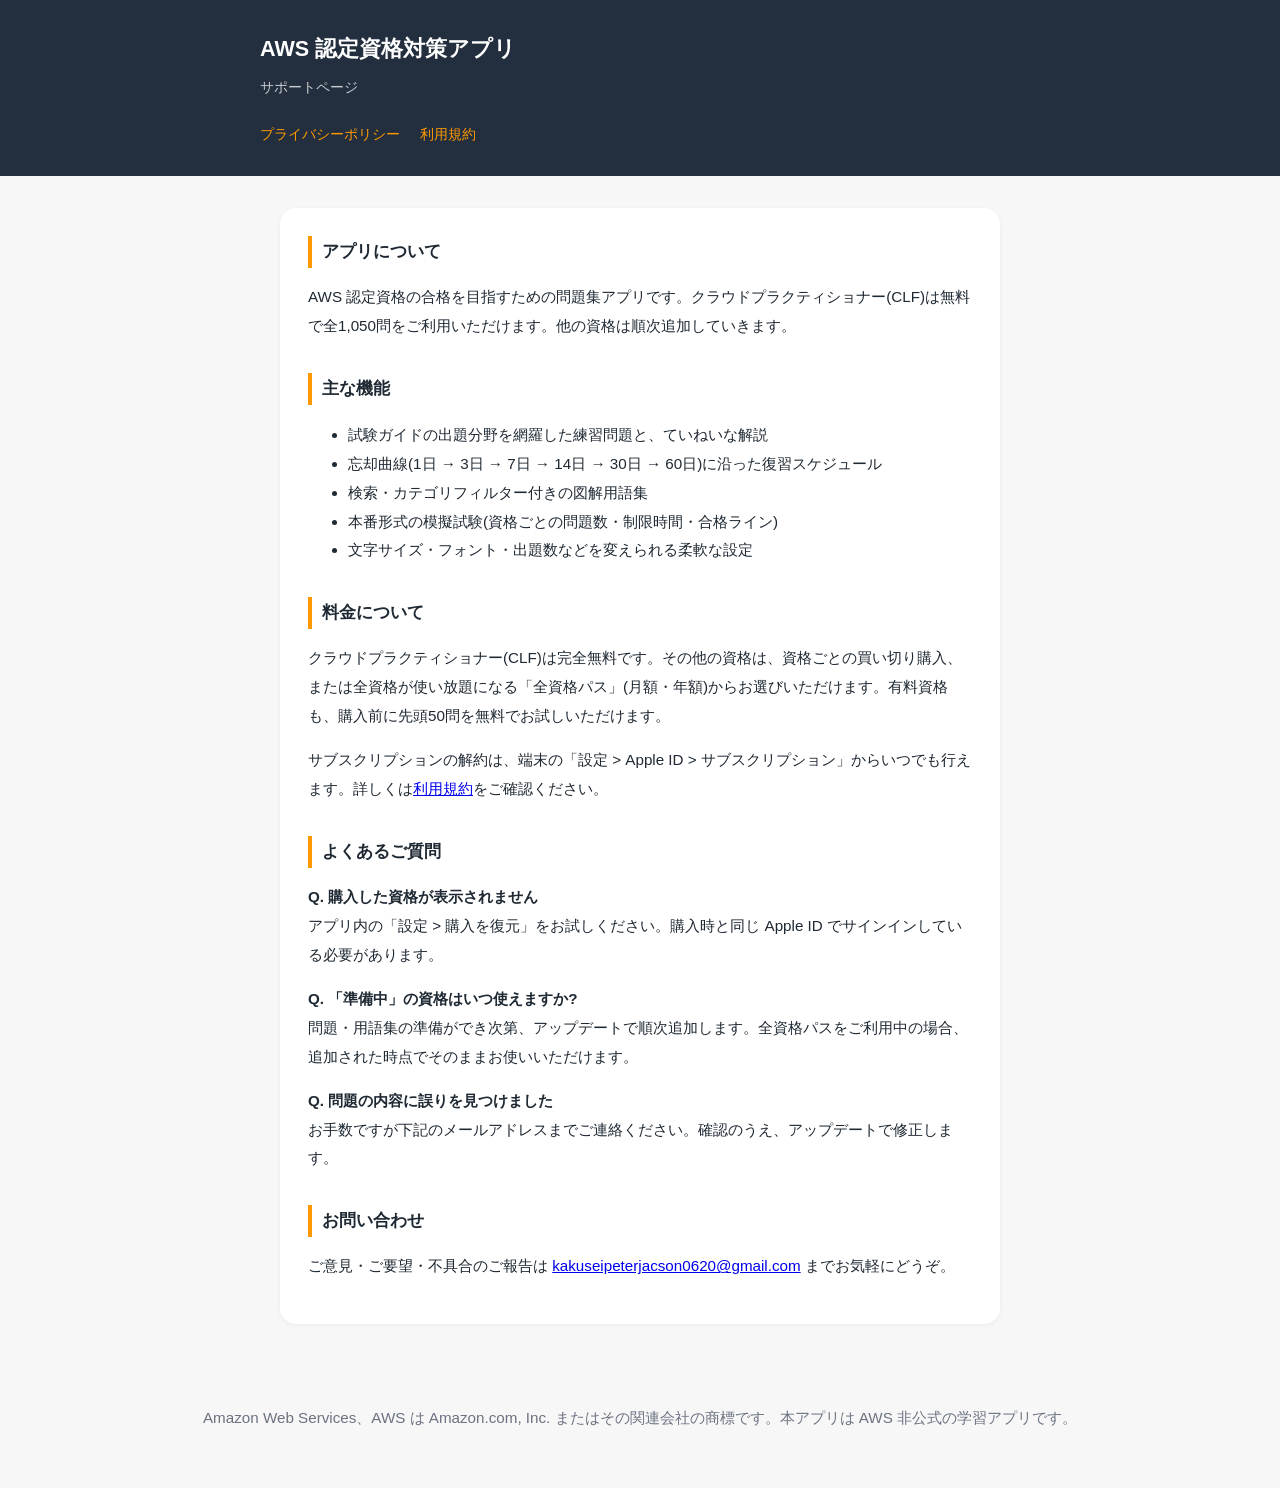
<file: index.html>
<!DOCTYPE html>
<html lang="ja">
<head>
  <meta charset="UTF-8" />
  <meta name="viewport" content="width=device-width, initial-scale=1.0" />
  <title>AWS 認定資格対策アプリ - サポート</title>
  <link rel="stylesheet" href="style.css" />
</head>
<body>
  <header>
    <div class="inner">
      <h1>AWS 認定資格対策アプリ</h1>
      <p>サポートページ</p>
      <nav class="nav">
        <a href="privacy.html">プライバシーポリシー</a>
        <a href="terms.html">利用規約</a>
      </nav>
    </div>
  </header>
  <main>
    <div class="card">
      <h2>アプリについて</h2>
      <p>AWS 認定資格の合格を目指すための問題集アプリです。クラウドプラクティショナー(CLF)は無料で全1,050問をご利用いただけます。他の資格は順次追加していきます。</p>

      <h2>主な機能</h2>
      <ul>
        <li>試験ガイドの出題分野を網羅した練習問題と、ていねいな解説</li>
        <li>忘却曲線(1日 → 3日 → 7日 → 14日 → 30日 → 60日)に沿った復習スケジュール</li>
        <li>検索・カテゴリフィルター付きの図解用語集</li>
        <li>本番形式の模擬試験(資格ごとの問題数・制限時間・合格ライン)</li>
        <li>文字サイズ・フォント・出題数などを変えられる柔軟な設定</li>
      </ul>

      <h2>料金について</h2>
      <p>クラウドプラクティショナー(CLF)は完全無料です。その他の資格は、資格ごとの買い切り購入、または全資格が使い放題になる「全資格パス」(月額・年額)からお選びいただけます。有料資格も、購入前に先頭50問を無料でお試しいただけます。</p>
      <p>サブスクリプションの解約は、端末の「設定 &gt; Apple ID &gt; サブスクリプション」からいつでも行えます。詳しくは<a href="terms.html">利用規約</a>をご確認ください。</p>

      <h2>よくあるご質問</h2>
      <p><strong>Q. 購入した資格が表示されません</strong><br />
      アプリ内の「設定 &gt; 購入を復元」をお試しください。購入時と同じ Apple ID でサインインしている必要があります。</p>
      <p><strong>Q. 「準備中」の資格はいつ使えますか?</strong><br />
      問題・用語集の準備ができ次第、アップデートで順次追加します。全資格パスをご利用中の場合、追加された時点でそのままお使いいただけます。</p>
      <p><strong>Q. 問題の内容に誤りを見つけました</strong><br />
      お手数ですが下記のメールアドレスまでご連絡ください。確認のうえ、アップデートで修正します。</p>

      <h2>お問い合わせ</h2>
      <p>ご意見・ご要望・不具合のご報告は <a href="mailto:kakuseipeterjacson0620@gmail.com">kakuseipeterjacson0620@gmail.com</a> までお気軽にどうぞ。</p>
    </div>
  </main>
  <footer>
    <p>Amazon Web Services、AWS は Amazon.com, Inc. またはその関連会社の商標です。本アプリは AWS 非公式の学習アプリです。</p>
  </footer>
</body>
</html>
</file>
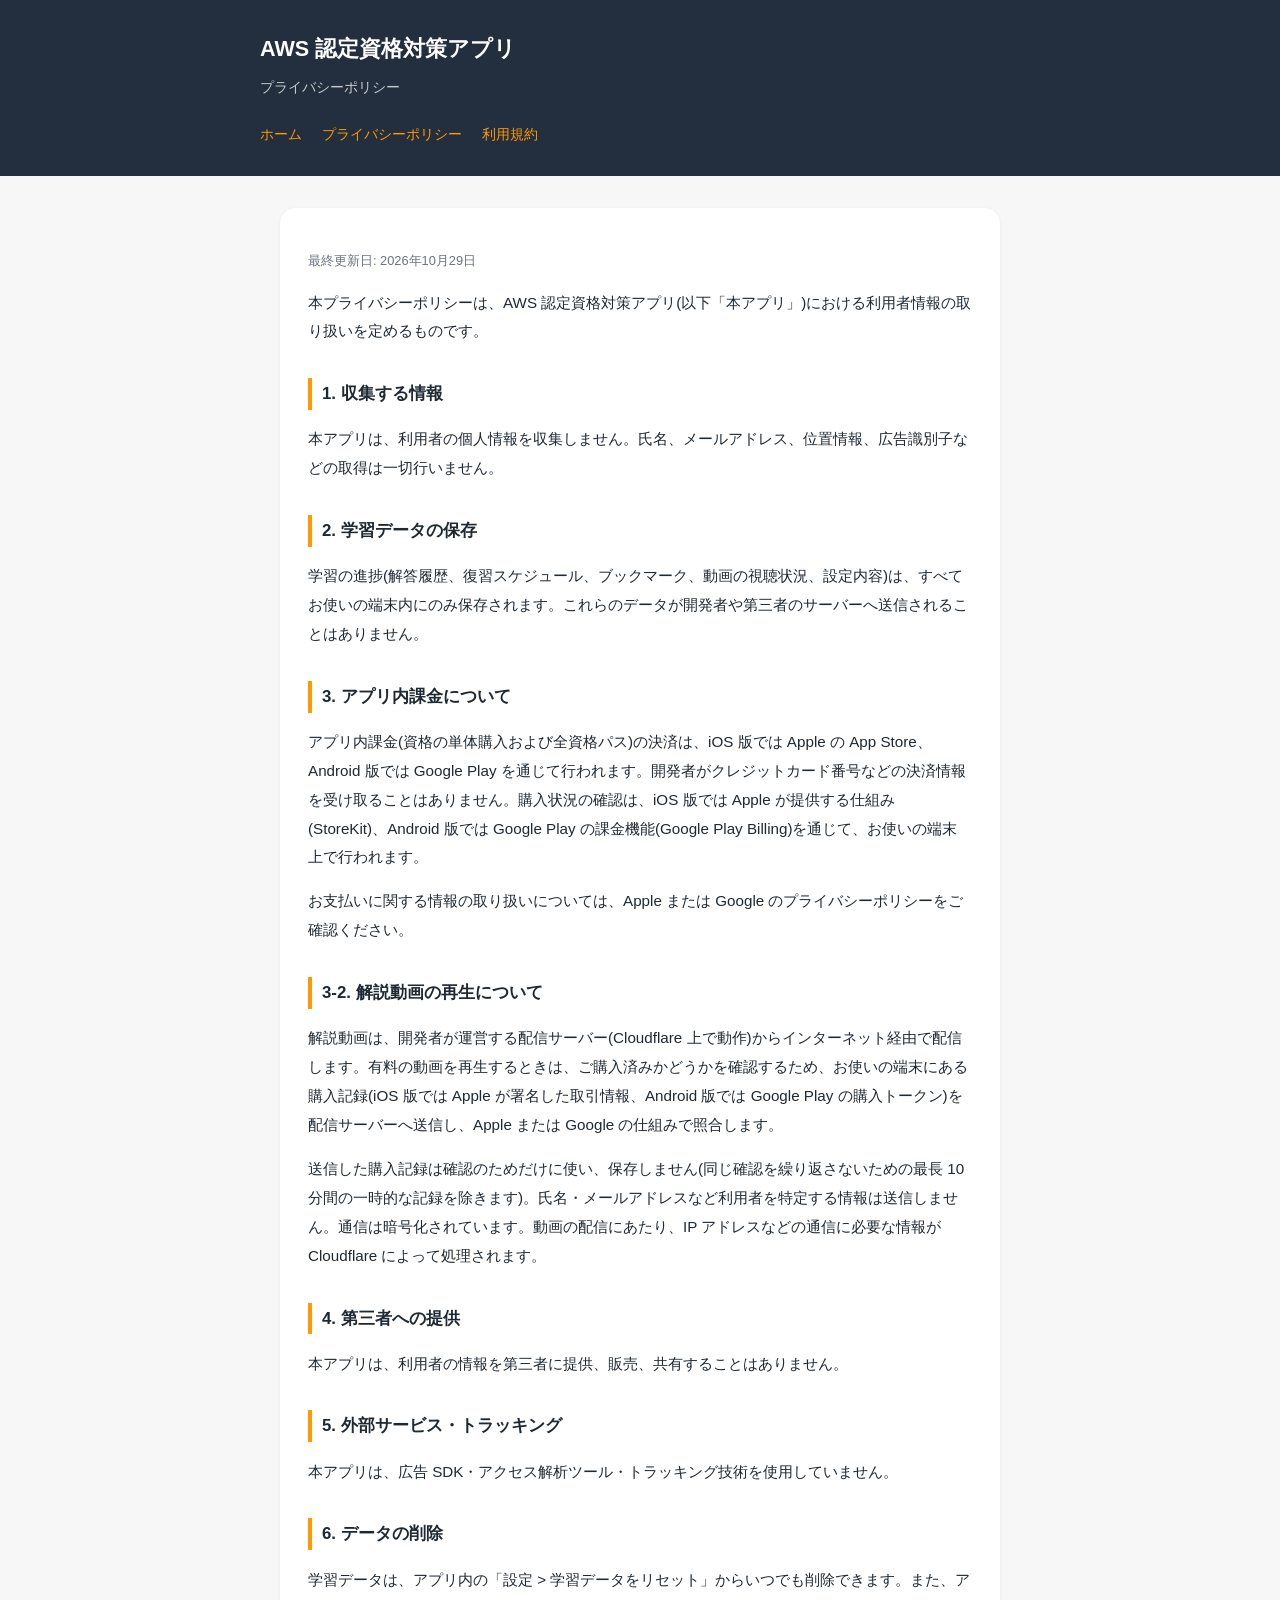
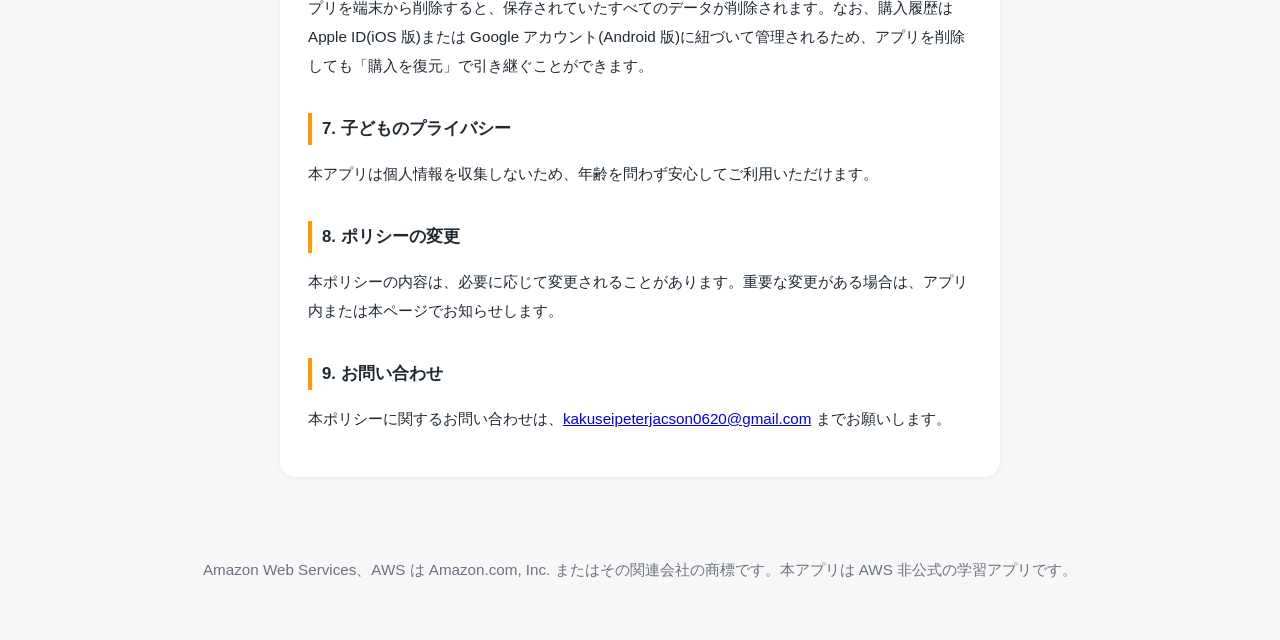
<file: privacy.html>
<!DOCTYPE html>
<html lang="ja">
<head>
  <meta charset="UTF-8" />
  <meta name="viewport" content="width=device-width, initial-scale=1.0" />
  <title>プライバシーポリシー | AWS 認定資格対策アプリ</title>
  <link rel="stylesheet" href="style.css" />
</head>
<body>
  <header>
    <div class="inner">
      <h1>AWS 認定資格対策アプリ</h1>
      <p>プライバシーポリシー</p>
      <nav class="nav">
        <a href="index.html">ホーム</a>
        <a href="privacy.html">プライバシーポリシー</a>
        <a href="terms.html">利用規約</a>
      </nav>
    </div>
  </header>
  <main>
    <div class="card">
      <p class="updated">最終更新日: 2026年10月29日</p>
      <p>本プライバシーポリシーは、AWS 認定資格対策アプリ(以下「本アプリ」)における利用者情報の取り扱いを定めるものです。</p>

      <h2>1. 収集する情報</h2>
      <p>本アプリは、利用者の個人情報を収集しません。氏名、メールアドレス、位置情報、広告識別子などの取得は一切行いません。</p>

      <h2>2. 学習データの保存</h2>
      <p>学習の進捗(解答履歴、復習スケジュール、ブックマーク、動画の視聴状況、設定内容)は、すべてお使いの端末内にのみ保存されます。これらのデータが開発者や第三者のサーバーへ送信されることはありません。</p>

      <h2>3. アプリ内課金について</h2>
      <p>アプリ内課金(資格の単体購入および全資格パス)の決済は、iOS 版では Apple の App Store、Android 版では Google Play を通じて行われます。開発者がクレジットカード番号などの決済情報を受け取ることはありません。購入状況の確認は、iOS 版では Apple が提供する仕組み(StoreKit)、Android 版では Google Play の課金機能(Google Play Billing)を通じて、お使いの端末上で行われます。</p>
      <p>お支払いに関する情報の取り扱いについては、Apple または Google のプライバシーポリシーをご確認ください。</p>

      <h2>3-2. 解説動画の再生について</h2>
      <p>解説動画は、開発者が運営する配信サーバー(Cloudflare 上で動作)からインターネット経由で配信します。有料の動画を再生するときは、ご購入済みかどうかを確認するため、お使いの端末にある購入記録(iOS 版では Apple が署名した取引情報、Android 版では Google Play の購入トークン)を配信サーバーへ送信し、Apple または Google の仕組みで照合します。</p>
      <p>送信した購入記録は確認のためだけに使い、保存しません(同じ確認を繰り返さないための最長 10 分間の一時的な記録を除きます)。氏名・メールアドレスなど利用者を特定する情報は送信しません。通信は暗号化されています。動画の配信にあたり、IP アドレスなどの通信に必要な情報が Cloudflare によって処理されます。</p>

      <h2>4. 第三者への提供</h2>
      <p>本アプリは、利用者の情報を第三者に提供、販売、共有することはありません。</p>

      <h2>5. 外部サービス・トラッキング</h2>
      <p>本アプリは、広告 SDK・アクセス解析ツール・トラッキング技術を使用していません。</p>

      <h2>6. データの削除</h2>
      <p>学習データは、アプリ内の「設定 &gt; 学習データをリセット」からいつでも削除できます。また、アプリを端末から削除すると、保存されていたすべてのデータが削除されます。なお、購入履歴は Apple ID(iOS 版)または Google アカウント(Android 版)に紐づいて管理されるため、アプリを削除しても「購入を復元」で引き継ぐことができます。</p>

      <h2>7. 子どものプライバシー</h2>
      <p>本アプリは個人情報を収集しないため、年齢を問わず安心してご利用いただけます。</p>

      <h2>8. ポリシーの変更</h2>
      <p>本ポリシーの内容は、必要に応じて変更されることがあります。重要な変更がある場合は、アプリ内または本ページでお知らせします。</p>

      <h2>9. お問い合わせ</h2>
      <p>本ポリシーに関するお問い合わせは、<a href="mailto:kakuseipeterjacson0620@gmail.com">kakuseipeterjacson0620@gmail.com</a> までお願いします。</p>
    </div>
  </main>
  <footer>
    <p>Amazon Web Services、AWS は Amazon.com, Inc. またはその関連会社の商標です。本アプリは AWS 非公式の学習アプリです。</p>
  </footer>
</body>
</html>
</file>
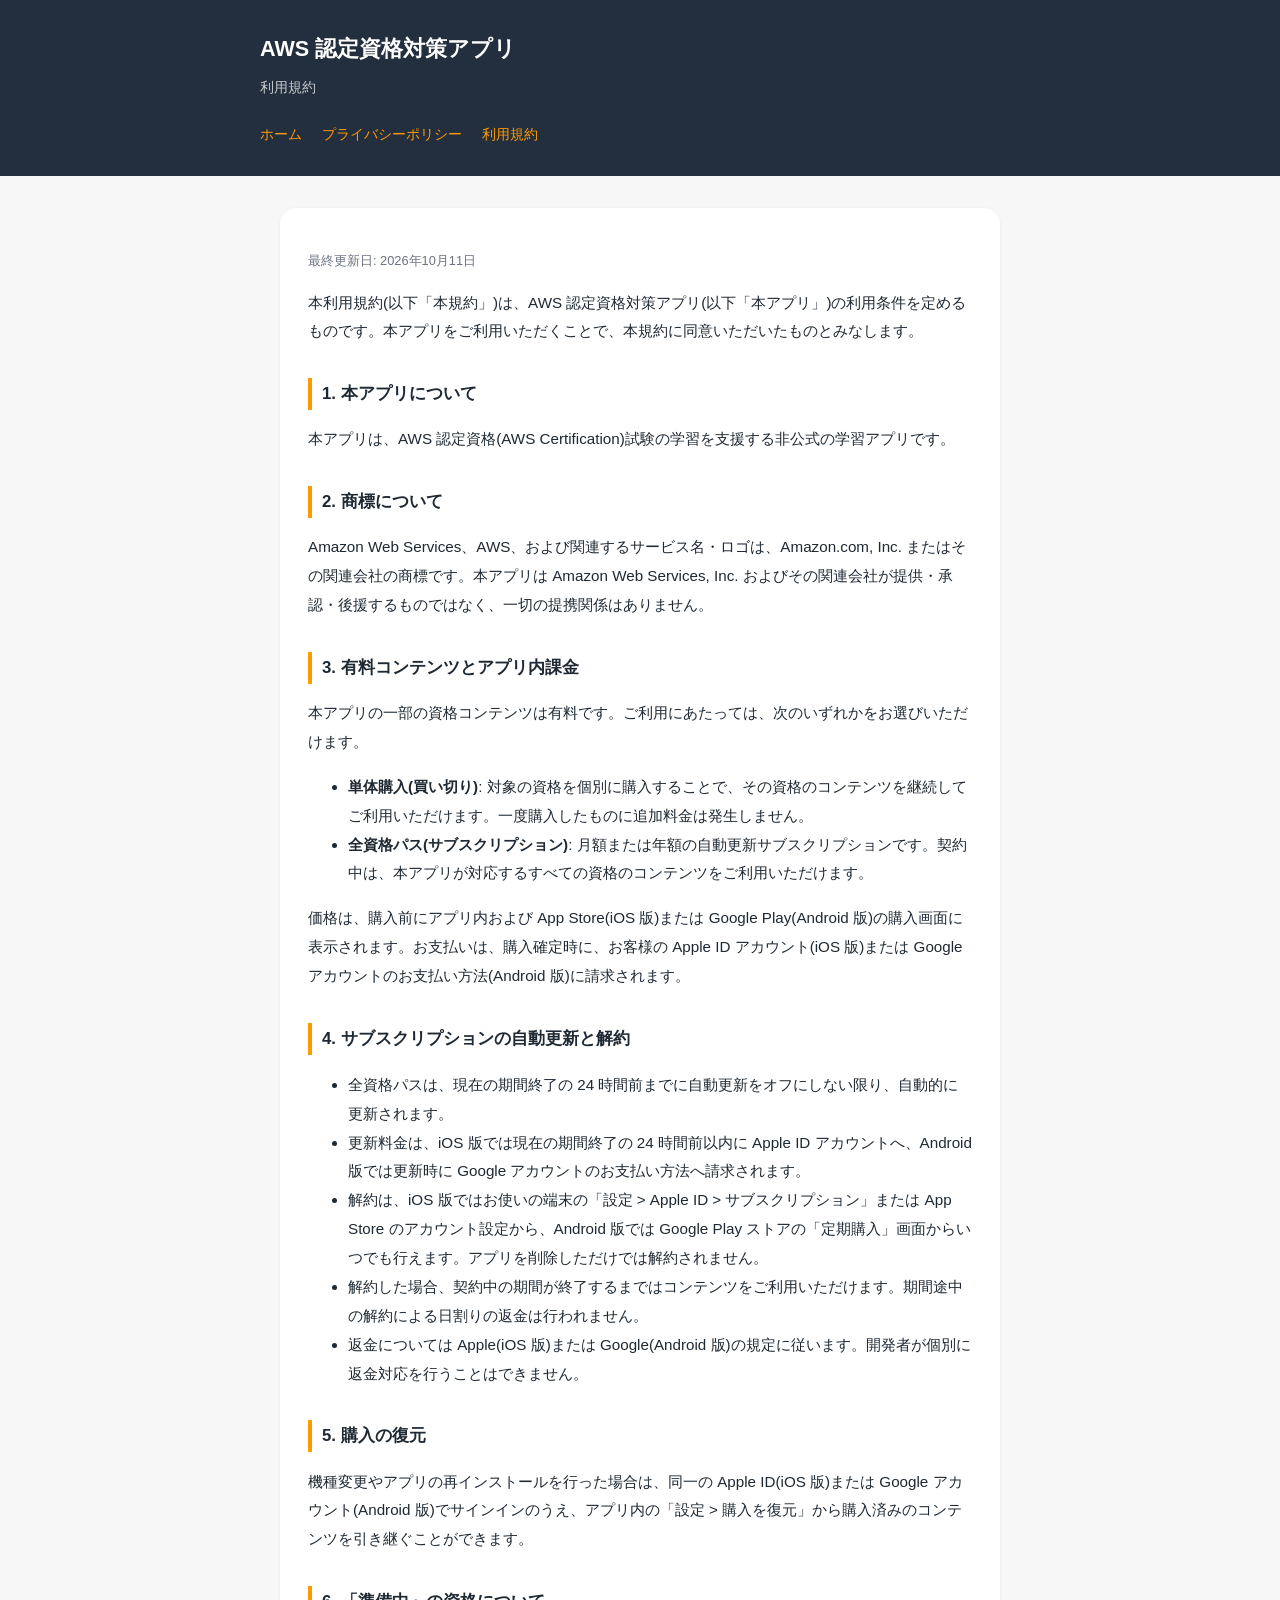
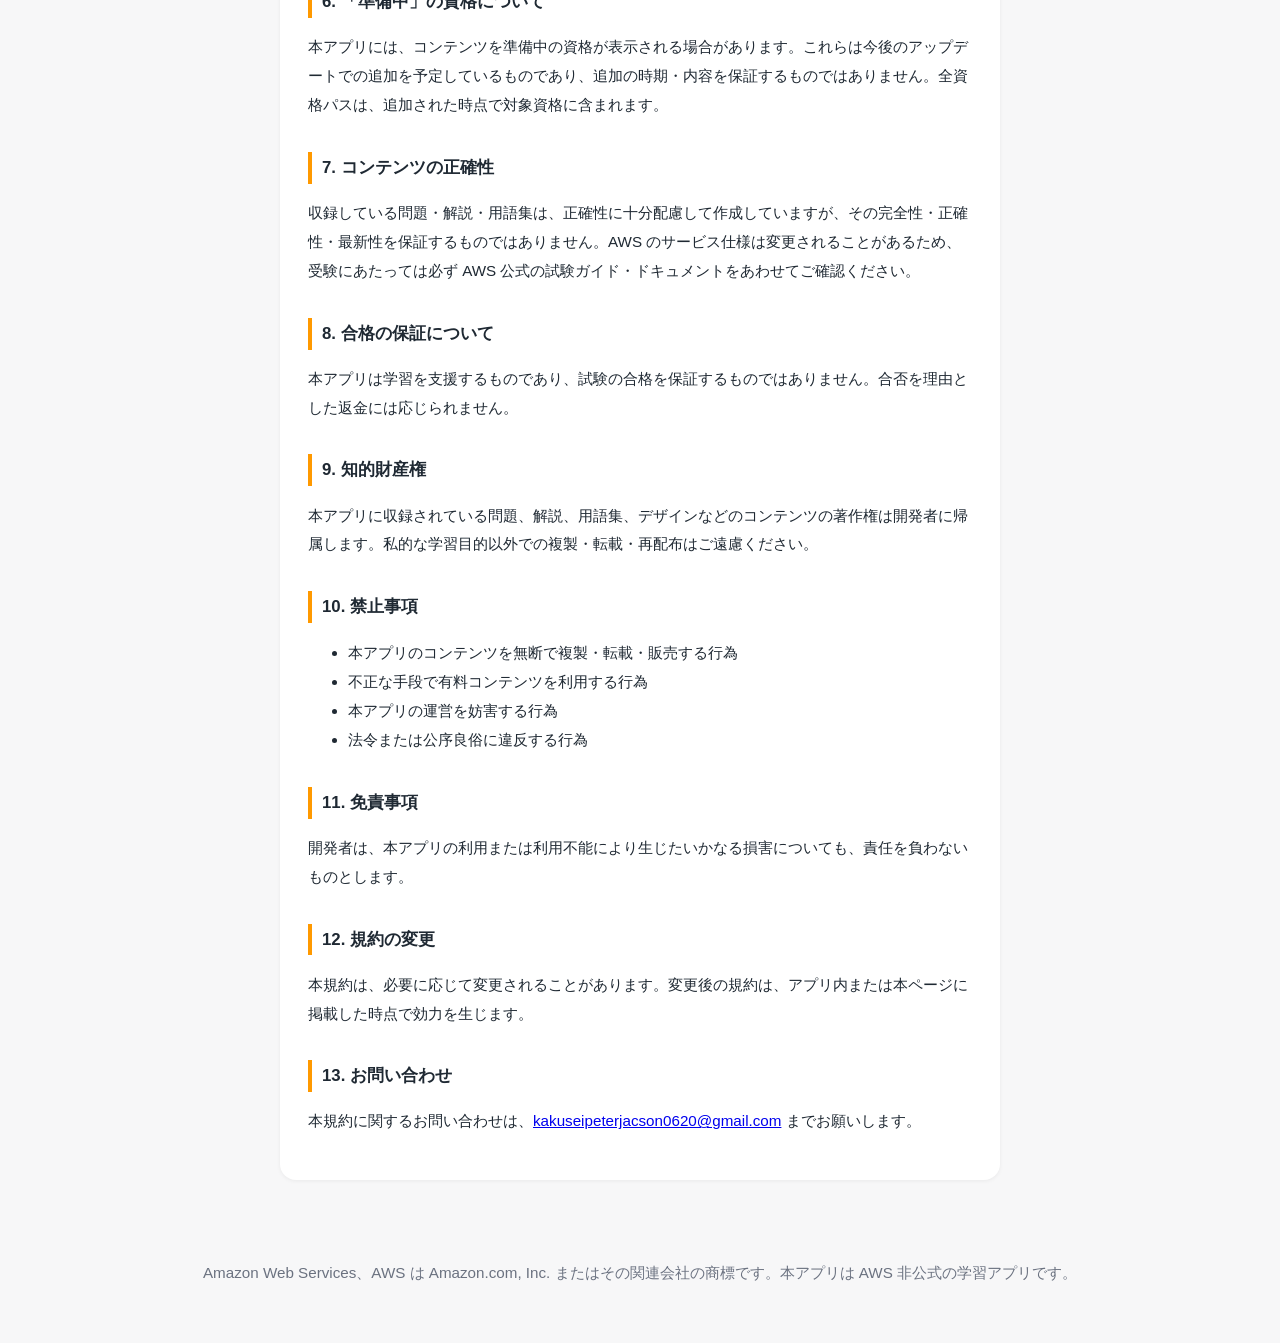
<file: terms.html>
<!DOCTYPE html>
<html lang="ja">
<head>
  <meta charset="UTF-8" />
  <meta name="viewport" content="width=device-width, initial-scale=1.0" />
  <title>利用規約 | AWS 認定資格対策アプリ</title>
  <link rel="stylesheet" href="style.css" />
</head>
<body>
  <header>
    <div class="inner">
      <h1>AWS 認定資格対策アプリ</h1>
      <p>利用規約</p>
      <nav class="nav">
        <a href="index.html">ホーム</a>
        <a href="privacy.html">プライバシーポリシー</a>
        <a href="terms.html">利用規約</a>
      </nav>
    </div>
  </header>
  <main>
    <div class="card">
      <p class="updated">最終更新日: 2026年10月11日</p>
      <p>本利用規約(以下「本規約」)は、AWS 認定資格対策アプリ(以下「本アプリ」)の利用条件を定めるものです。本アプリをご利用いただくことで、本規約に同意いただいたものとみなします。</p>

      <h2>1. 本アプリについて</h2>
      <p>本アプリは、AWS 認定資格(AWS Certification)試験の学習を支援する非公式の学習アプリです。</p>

      <h2>2. 商標について</h2>
      <p>Amazon Web Services、AWS、および関連するサービス名・ロゴは、Amazon.com, Inc. またはその関連会社の商標です。本アプリは Amazon Web Services, Inc. およびその関連会社が提供・承認・後援するものではなく、一切の提携関係はありません。</p>

      <h2>3. 有料コンテンツとアプリ内課金</h2>
      <p>本アプリの一部の資格コンテンツは有料です。ご利用にあたっては、次のいずれかをお選びいただけます。</p>
      <ul>
        <li><strong>単体購入(買い切り)</strong>: 対象の資格を個別に購入することで、その資格のコンテンツを継続してご利用いただけます。一度購入したものに追加料金は発生しません。</li>
        <li><strong>全資格パス(サブスクリプション)</strong>: 月額または年額の自動更新サブスクリプションです。契約中は、本アプリが対応するすべての資格のコンテンツをご利用いただけます。</li>
      </ul>
      <p>価格は、購入前にアプリ内および App Store(iOS 版)または Google Play(Android 版)の購入画面に表示されます。お支払いは、購入確定時に、お客様の Apple ID アカウント(iOS 版)または Google アカウントのお支払い方法(Android 版)に請求されます。</p>

      <h2>4. サブスクリプションの自動更新と解約</h2>
      <ul>
        <li>全資格パスは、現在の期間終了の 24 時間前までに自動更新をオフにしない限り、自動的に更新されます。</li>
        <li>更新料金は、iOS 版では現在の期間終了の 24 時間前以内に Apple ID アカウントへ、Android 版では更新時に Google アカウントのお支払い方法へ請求されます。</li>
        <li>解約は、iOS 版ではお使いの端末の「設定 &gt; Apple ID &gt; サブスクリプション」または App Store のアカウント設定から、Android 版では Google Play ストアの「定期購入」画面からいつでも行えます。アプリを削除しただけでは解約されません。</li>
        <li>解約した場合、契約中の期間が終了するまではコンテンツをご利用いただけます。期間途中の解約による日割りの返金は行われません。</li>
        <li>返金については Apple(iOS 版)または Google(Android 版)の規定に従います。開発者が個別に返金対応を行うことはできません。</li>
      </ul>

      <h2>5. 購入の復元</h2>
      <p>機種変更やアプリの再インストールを行った場合は、同一の Apple ID(iOS 版)または Google アカウント(Android 版)でサインインのうえ、アプリ内の「設定 &gt; 購入を復元」から購入済みのコンテンツを引き継ぐことができます。</p>

      <h2>6. 「準備中」の資格について</h2>
      <p>本アプリには、コンテンツを準備中の資格が表示される場合があります。これらは今後のアップデートでの追加を予定しているものであり、追加の時期・内容を保証するものではありません。全資格パスは、追加された時点で対象資格に含まれます。</p>

      <h2>7. コンテンツの正確性</h2>
      <p>収録している問題・解説・用語集は、正確性に十分配慮して作成していますが、その完全性・正確性・最新性を保証するものではありません。AWS のサービス仕様は変更されることがあるため、受験にあたっては必ず AWS 公式の試験ガイド・ドキュメントをあわせてご確認ください。</p>

      <h2>8. 合格の保証について</h2>
      <p>本アプリは学習を支援するものであり、試験の合格を保証するものではありません。合否を理由とした返金には応じられません。</p>

      <h2>9. 知的財産権</h2>
      <p>本アプリに収録されている問題、解説、用語集、デザインなどのコンテンツの著作権は開発者に帰属します。私的な学習目的以外での複製・転載・再配布はご遠慮ください。</p>

      <h2>10. 禁止事項</h2>
      <ul>
        <li>本アプリのコンテンツを無断で複製・転載・販売する行為</li>
        <li>不正な手段で有料コンテンツを利用する行為</li>
        <li>本アプリの運営を妨害する行為</li>
        <li>法令または公序良俗に違反する行為</li>
      </ul>

      <h2>11. 免責事項</h2>
      <p>開発者は、本アプリの利用または利用不能により生じたいかなる損害についても、責任を負わないものとします。</p>

      <h2>12. 規約の変更</h2>
      <p>本規約は、必要に応じて変更されることがあります。変更後の規約は、アプリ内または本ページに掲載した時点で効力を生じます。</p>

      <h2>13. お問い合わせ</h2>
      <p>本規約に関するお問い合わせは、<a href="mailto:kakuseipeterjacson0620@gmail.com">kakuseipeterjacson0620@gmail.com</a> までお願いします。</p>
    </div>
  </main>
  <footer>
    <p>Amazon Web Services、AWS は Amazon.com, Inc. またはその関連会社の商標です。本アプリは AWS 非公式の学習アプリです。</p>
  </footer>
</body>
</html>
</file>
<file: style.css>
:root {
  --accent: #ff9900;
  --navy: #232f3e;
  --text: #1f2933;
  --muted: #6b7280;
  --bg: #f7f7f8;
  --card: #ffffff;
}
@media (prefers-color-scheme: dark) {
  :root {
    --text: #e5e7eb;
    --muted: #9ca3af;
    --bg: #101418;
    --card: #1a2028;
  }
}
* { box-sizing: border-box; }
body {
  margin: 0;
  font-family: -apple-system, BlinkMacSystemFont, "Hiragino Sans", "Yu Gothic UI", "Noto Sans JP", sans-serif;
  color: var(--text);
  background: var(--bg);
  line-height: 1.9;
}
header {
  background: var(--navy);
  color: #fff;
  padding: 28px 20px;
}
header .inner, main {
  max-width: 760px;
  margin: 0 auto;
}
header h1 { margin: 0; font-size: 1.35rem; }
header p { margin: 6px 0 0; font-size: 0.85rem; opacity: 0.75; }
header a { color: var(--accent); text-decoration: none; }
main { padding: 32px 20px 64px; }
.card {
  background: var(--card);
  border-radius: 16px;
  padding: 28px;
  box-shadow: 0 1px 4px rgba(0, 0, 0, 0.06);
}
h2 {
  font-size: 1.05rem;
  border-left: 4px solid var(--accent);
  padding-left: 10px;
  margin: 32px 0 8px;
}
h2:first-child { margin-top: 0; }
p, li { font-size: 0.95rem; }
.updated { color: var(--muted); font-size: 0.8rem; }
footer {
  text-align: center;
  color: var(--muted);
  font-size: 0.78rem;
  padding: 0 20px 40px;
}
.nav { margin-top: 20px; font-size: 0.9rem; }
.nav a { color: var(--accent); text-decoration: none; margin-right: 16px; }
.nav a:hover { text-decoration: underline; }
</file>
